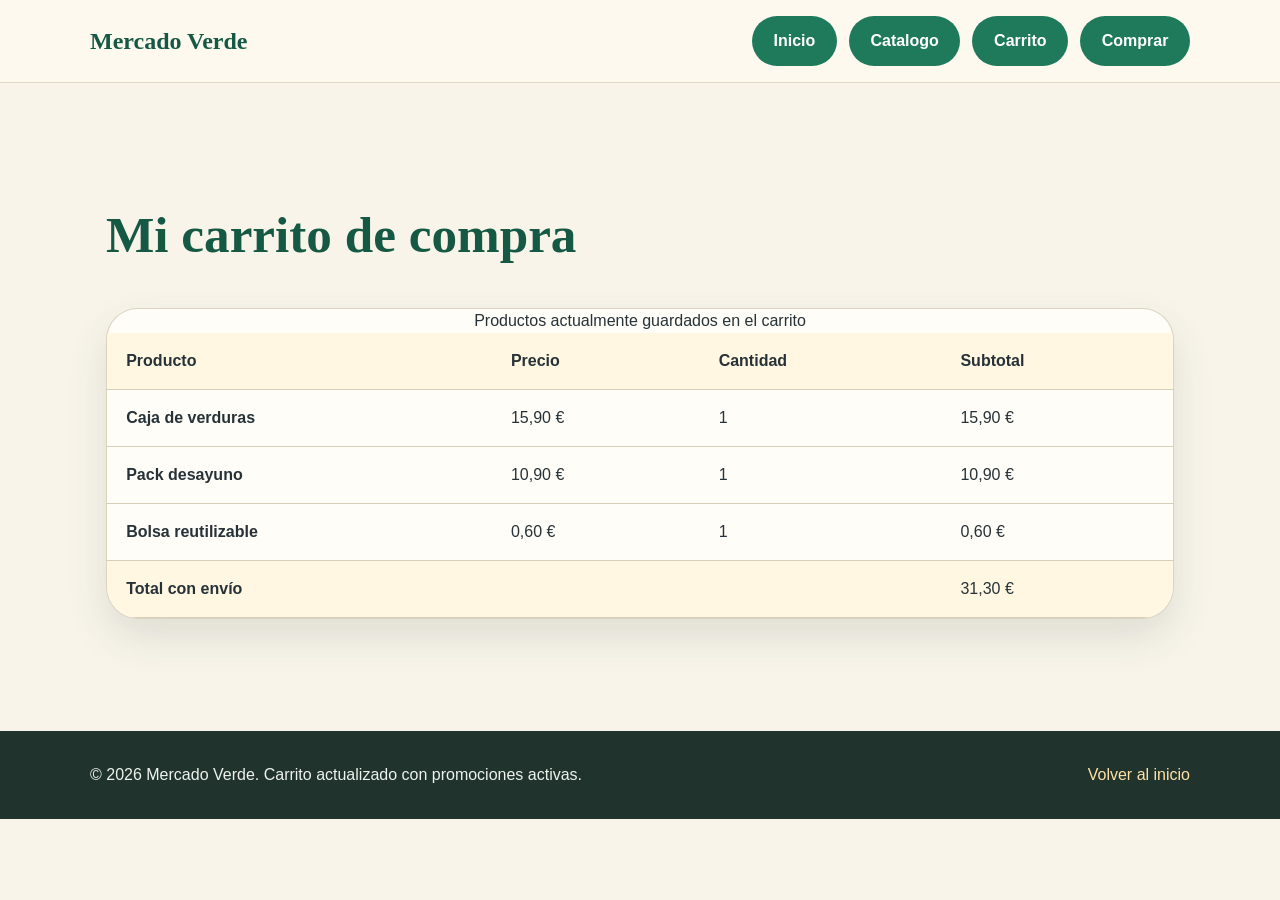
<file: docs/carrito.html>
<!DOCTYPE html>
<html lang="es">

<head>
    <meta charset="UTF-8">
    <meta name="viewport" content="width=device-width, initial-scale=1.0">
    <title>Mercado Verde | Carrito</title>
    <link rel="stylesheet" href="style.css">
</head>

<body>
    <header class="site-header">
        <div class="container header-inner">
            <a class="brand" href="index.html">Mercado Verde</a>
            <nav aria-label="Principal">
                <ul class="nav-list">
                    <li><a href="index.html">Inicio</a></li>
                    <li><a href="catalogo.html">Catalogo</a></li>
                    <li><a aria-current="page" href="carrito.html">Carrito</a></li>
                    <li><a href="compra.html">Comprar</a></li>
                </ul>
            </nav>
        </div>
    </header>

    <main class="section">
        <div class="container">
            <h1>Mi carrito de compra</h1>
            <section class="table-section">
                <div class="table-div">
                    <table>
                        <caption>Productos actualmente guardados en el carrito</caption>
                        <thead>
                            <tr>
                                <th scope="col">Producto</th>
                                <th scope="col">Precio</th>
                                <th scope="col">Cantidad</th>
                                <th scope="col">Subtotal</th>
                            </tr>
                        </thead>
                        <tbody>
                            <tr>
                                <th scope="row">Caja de verduras</th>
                                <td>15,90 €</td>
                                <td>1</td>
                                <td>15,90 €</td>
                            </tr>
                            <tr>
                                <th scope="row">Pack desayuno</th>
                                <td>10,90 €</td>
                                <td>1</td>
                                <td>10,90 €</td>
                            </tr>
                            <tr>
                                <th scope="row">Bolsa reutilizable</th>
                                <td>0,60 €</td>
                                <td>1</td>
                                <td>0,60 €</td>
                            </tr>
                        </tbody>
                        <tfoot>
                            <tr>
                                <th scope="row" colspan="3">Total con envío</th>
                                <td>31,30 €</td>
                            </tr>
                        </tfoot>
                    </table>
                </div>
            </section>
        </div>
    </main>
    <script src="script.js"></script>
</body>
<footer class="site-footer">
    <div class="container footer-inner">
        <p>&copy; 2026 Mercado Verde. Carrito actualizado con promociones activas.</p>
        <a href="index.html">Volver al inicio</a>
    </div>
</footer>

</html>
</file>
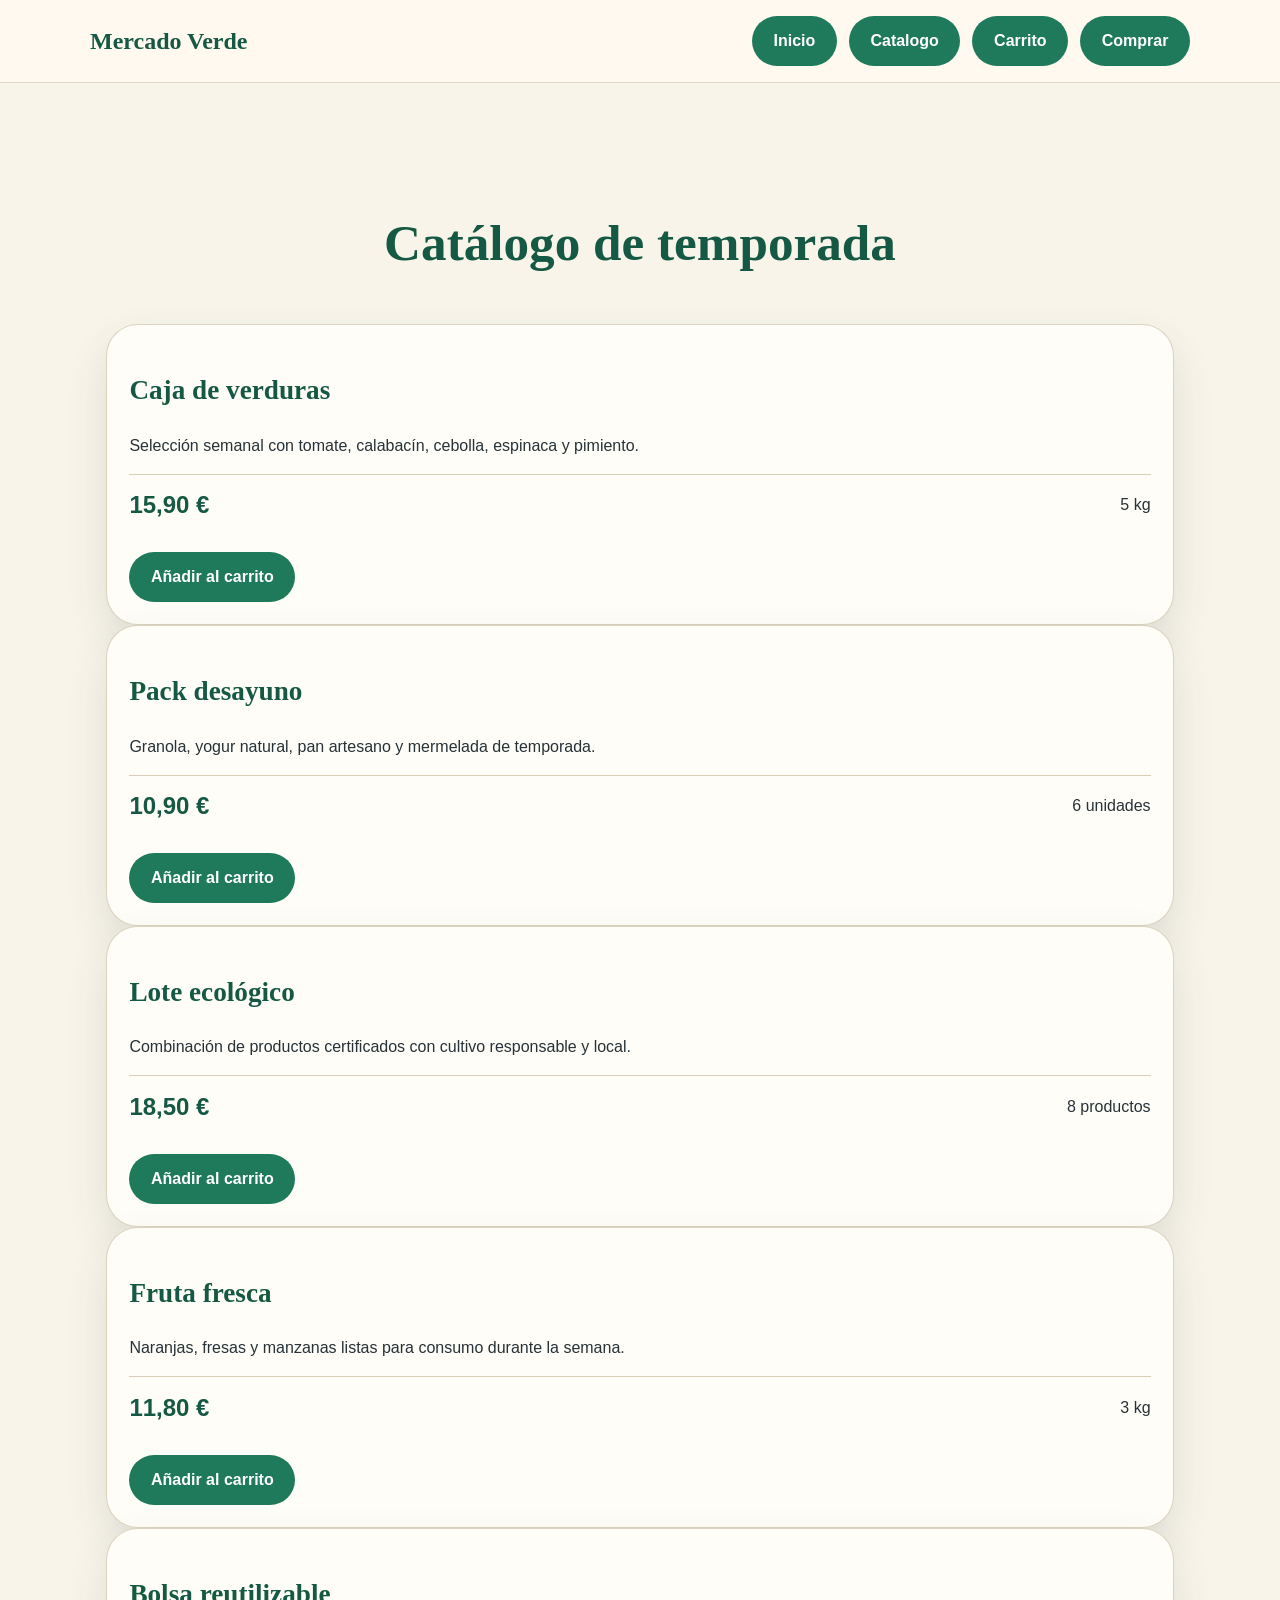
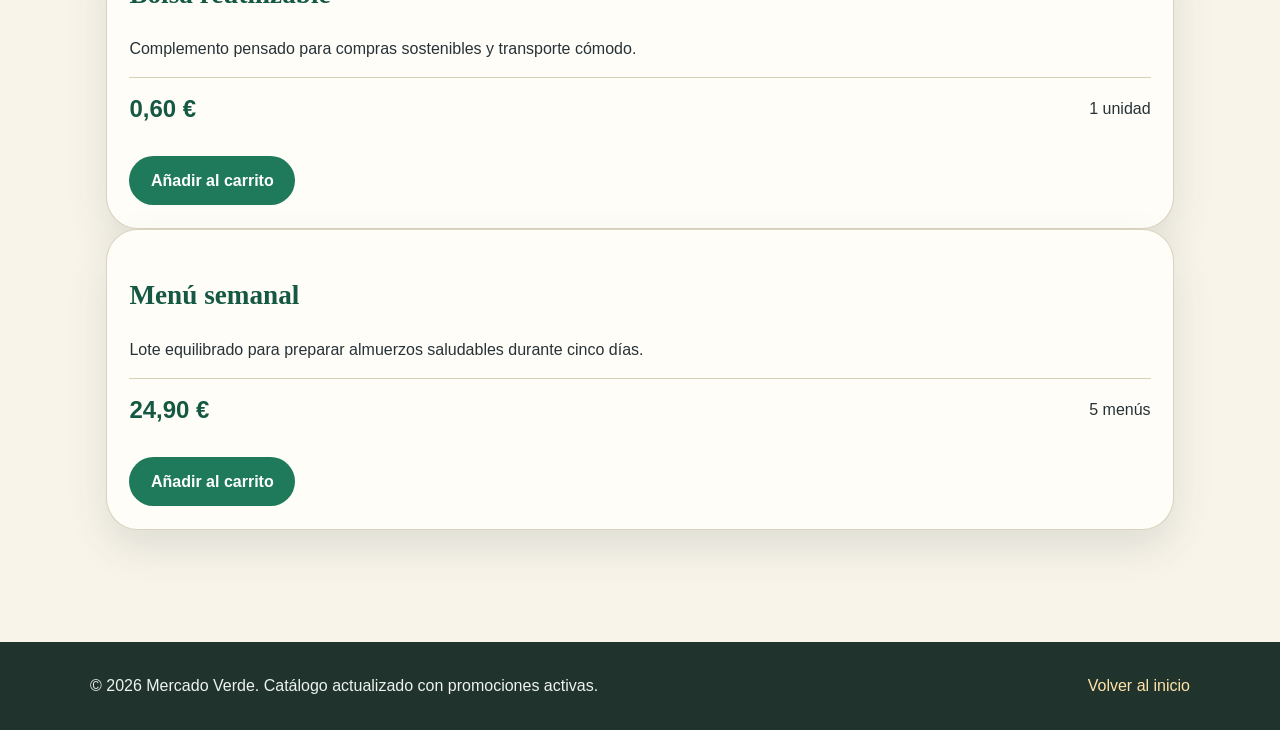
<file: docs/catalogo.html>
<!DOCTYPE html>
<html lang="es">

<head>
    <meta charset="UTF-8">
    <meta name="viewport" content="width=device-width, initial-scale=1.0">
    <title>Mercado Verde | Catalogo </title>
    <link rel="stylesheet" href="style.css">
</head>

<body>
    <header class="site-header">
        <div class="container header-inner">
            <a class="brand" href="index.html">Mercado Verde</a>
            <nav aria-label="Principal">
                <ul class="nav-list">
                    <li><a aria-current="page" href="index.html">Inicio</a></li>
                    <li><a href="catalogo.html">Catalogo</a></li>
                    <li><a href="carrito.html">Carrito</a></li>
                    <li><a href="compra.html">Comprar</a></li>
                </ul>
            </nav>
        </div>
    </header>
    <main class="section">
        <section>
            <div class="container">
                <h1 style="text-align: center;">Catálogo de temporada</h1>
                <section class="product-grid" aria-label="Listado de productos">
                    <article class="product-card">
                        <h2>Caja de verduras</h2>
                        <p>Selección semanal con tomate, calabacín, cebolla, espinaca y pimiento.</p>
                        <div class="price-div">
                            <span class="price">15,90 €</span>
                            <span>5 kg</span>
                        </div>
                        <a class="button" href="carrito.html">Añadir al carrito</a>
                    </article>

                    <article class="product-card">
                        <h2>Pack desayuno</h2>
                        <p>Granola, yogur natural, pan artesano y mermelada de temporada.</p>
                        <div class="price-div">
                            <span class="price">10,90 €</span>
                            <span>6 unidades</span>
                        </div>
                        <a class="button" href="carrito.html">Añadir al carrito</a>
                    </article>

                    <article class="product-card">
                        <h2>Lote ecológico</h2>
                        <p>Combinación de productos certificados con cultivo responsable y local.</p>
                        <div class="price-div">
                            <span class="price">18,50 €</span>
                            <span>8 productos</span>
                        </div>
                        <a class="button" href="carrito.html">Añadir al carrito</a>
                    </article>

                    <article class="product-card">
                        <h2>Fruta fresca</h2>
                        <p>Naranjas, fresas y manzanas listas para consumo durante la semana.</p>
                        <div class="price-div">
                            <span class="price">11,80 €</span>
                            <span>3 kg</span>
                        </div>
                        <a class="button" href="carrito.html">Añadir al carrito</a>
                    </article>

                    <article class="product-card">
                        <h2>Bolsa reutilizable</h2>
                        <p>Complemento pensado para compras sostenibles y transporte cómodo.</p>
                        <div class="price-div">
                            <span class="price">0,60 €</span>
                            <span>1 unidad</span>
                        </div>
                        <a class="button" href="carrito.html">Añadir al carrito</a>
                    </article>

                    <article class="product-card">
                        <h2>Menú semanal</h2>
                        <p>Lote equilibrado para preparar almuerzos saludables durante cinco días.</p>
                        <div class="price-div">
                            <span class="price">24,90 €</span>
                            <span>5 menús</span>
                        </div>
                        <a class="button" href="carrito.html">Añadir al carrito</a>
                    </article>
                </section>
            </div>
        </section>
    </main>
    <script src="script.js"></script>
</body>

<footer class="site-footer">
    <div class="container footer-inner">
        <p>&copy; 2026 Mercado Verde. Catálogo actualizado con promociones activas.</p>
        <a href="index.html">Volver al inicio</a>
    </div>  
</footer>
</html>
</file>
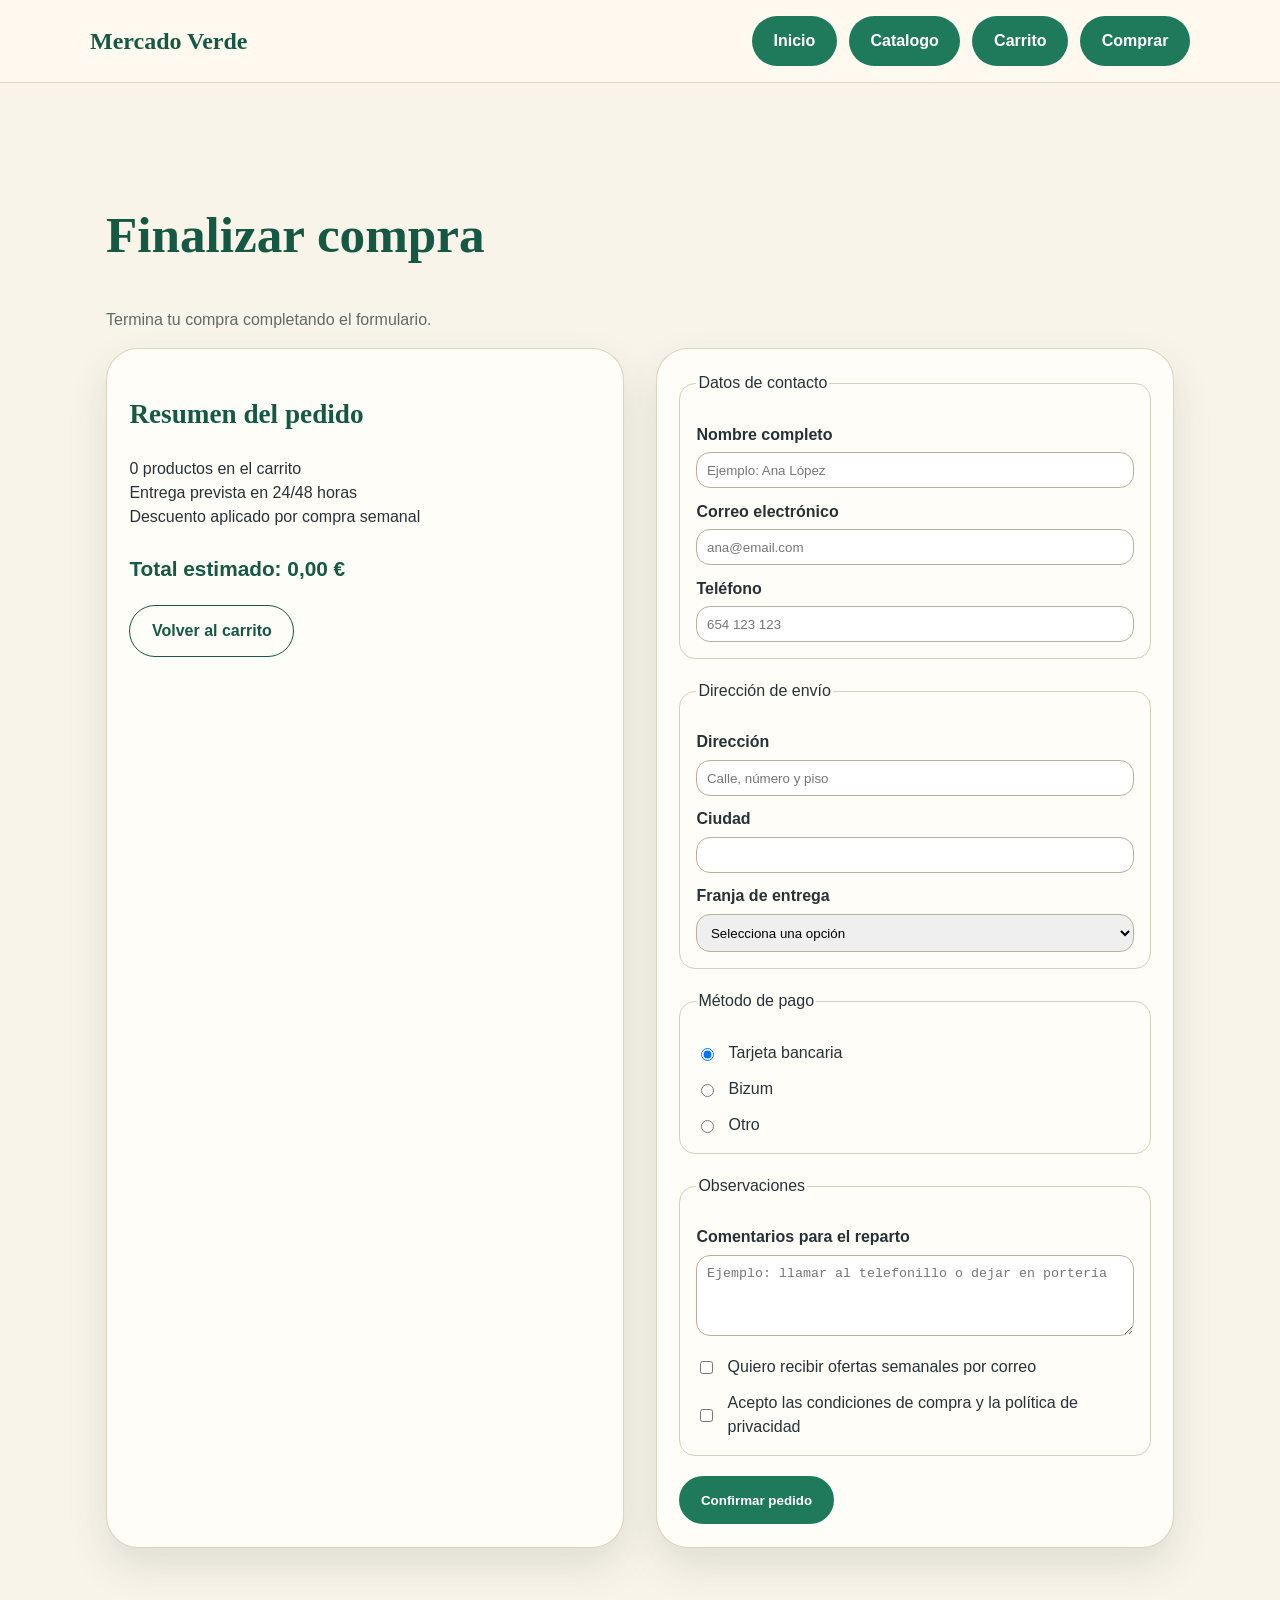
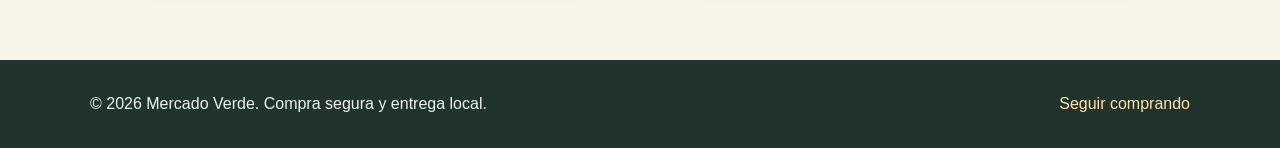
<file: docs/compra.html>
<!DOCTYPE html>
<html lang="es">

<head>
    <meta charset="UTF-8">
    <meta name="viewport" content="width=device-width, initial-scale=1.0">
    <title>Mercado Verde | Compra</title>
    <link rel="stylesheet" href="style.css">
</head>

<body>
    <header class="site-header">
        <div class="container header-inner">
            <a class="brand" href="index.html">Mercado Verde</a>
            <nav aria-label="Principal">
                <ul class="nav-list">
                    <li><a href="index.html">Inicio</a></li>
                    <li><a href="catalogo.html">Catalogo</a></li>
                    <li><a href="carrito.html">Carrito</a></li>
                    <li><a aria-current="page" href="compra.html">Comprar</a></li>
                </ul>
            </nav>
        </div>
    </header>

    <main class="section">
        <div class="container">
            <h1>Finalizar compra</h1>
            <p class="section-intro">Termina tu compra completando el formulario.</p>

            <div class="checkout-grid">
                <section class="summary-card">
                    <h2>Resumen del pedido</h2>
                    <ul class="summary-list">
                        <li><span id="resumen-cantidad">0</span> productos en el carrito</li>                        <li>Entrega prevista en 24/48 horas</li>
                        <li>Descuento aplicado por compra semanal</li>
                    </ul>
                    <p class="price-total">Total estimado: <strong id="resumen-total">0,00 €</strong></p>                    <a class="button button-secondary" href="carrito.html">Volver al carrito</a>
                </section>

                <form class="checkout-form" action="#" method="get">
                    <fieldset>
                        <legend>Datos de contacto</legend>

                        <label for="nombre">Nombre completo</label>
                        <input id="nombre" name="nombre" type="text" placeholder="Ejemplo: Ana López" required>

                        <label for="correo">Correo electrónico</label>
                        <input id="correo" name="correo" type="email" placeholder="ana@email.com" required>

                        <label for="telefono">Teléfono</label>
                        <input id="telefono" name="telefono" type="tel" placeholder="654 123 123" required>
                    </fieldset>

                    <fieldset>
                        <legend>Dirección de envío</legend>

                        <label for="direccion">Dirección</label>
                        <input id="direccion" name="direccion" type="text" placeholder="Calle, número y piso" required>

                        <label for="ciudad">Ciudad</label>
                        <input id="ciudad" name="ciudad" type="text" required>

                        <label for="franja">Franja de entrega</label>
                        <select id="franja" name="franja" required>
                            <option value="">Selecciona una opción</option>
                            <option>Mañana</option>
                            <option>Tarde</option>
                            <option>Noche</option>
                        </select>
                    </fieldset>

                    <fieldset>
                        <legend>Método de pago</legend>

                        <div class="option-row">
                            <input id="tarjeta" name="pago" type="radio" value="tarjeta" checked>
                            <label for="tarjeta">Tarjeta bancaria</label>
                        </div>
                        <div class="option-row">
                            <input id="bizum" name="pago" type="radio" value="bizum">
                            <label for="bizum">Bizum</label>
                        </div>
                        <div class="option-row">
                            <input id="reembolso" name="pago" type="radio" value="reembolso">
                            <label for="reembolso">Otro</label>
                        </div>
                    </fieldset>

                    <fieldset>
                        <legend>Observaciones</legend>

                        <label for="comentarios">Comentarios para el reparto</label>
                        <textarea id="comentarios" name="comentarios" rows="4"
                            placeholder="Ejemplo: llamar al telefonillo o dejar en portería"></textarea>

                        <div class="option-row">
                            <input id="newsletter" name="newsletter" type="checkbox">
                            <label for="newsletter">Quiero recibir ofertas semanales por correo</label>
                        </div>
                        <div class="option-row">
                            <input id="condiciones" name="condiciones" type="checkbox" required>
                            <label for="condiciones">Acepto las condiciones de compra y la política de
                                privacidad</label>
                        </div>
                    </fieldset>

                    <button class="button" type="submit">Confirmar pedido</button>
                </form>
            </div>
        </div>
    </main>
    <script src="script.js"></script>
</body>

<footer class="site-footer">
    <div class="container footer-inner">
        <p>&copy; 2026 Mercado Verde. Compra segura y entrega local.</p>
        <a href="catalogo.html">Seguir comprando</a>
    </div>
</footer>

</html>
</file>
<file: docs/style.css>
:root {
  --base: 1rem;
  --radius: 2rem;
  --bg: #f8f4ea;
  --white: #fffdf7;
  --text: #263238;
  --primary: #1f7a5c;
  --primary-dark: #155843;
  --border: #d8cfba;
  --shadow: 0 1.125rem 2.5rem rgba(44, 62, 52, 0.12);
}

* { box-sizing: border-box; }

body {
  margin: 0;
  font-family: "Trebuchet MS", sans-serif;
  color: var(--text);
  background: var(--bg);
  line-height: 1.5;
}

img, video {
  display: block;
  max-width: 100%;
  border-radius: 5%;
}

a { color: inherit; text-decoration: none; }
a:hover { text-decoration: underline; }

.container {
  max-width: 68.75rem;
  margin: 0 auto;
  padding: 1rem;
}

h1, h2, h3 {
  font-family: Georgia, serif;
  color: var(--primary-dark);
}

h1 { font-size: clamp(2.3rem, 4vw, 4.3rem); }
h2 { font-size: clamp(1.7rem, 2vw, 2.4rem); }
h3 { font-size: 1.3rem; }

.section-intro { max-width: 65ch; color: #5f6b65; }

/* Header */
.site-header {
  position: sticky;
  top: 0;
  background: rgba(255, 250, 240, 0.9);
  border-bottom: 0.0625rem solid rgba(216, 207, 186, 0.8);
}

.header-inner, .footer-inner {
  display: flex;
  justify-content: space-between;
  align-items: center;
  gap: 1rem;
  padding: 1rem 0;
}

.brand {
  font-family: Georgia, serif;
  font-size: 1.5rem;
  font-weight: 700;
  color: var(--primary-dark);
}

.nav-list {
  display: flex;
  gap: 0.75rem;
  list-style: none;
  margin: 0;
  padding: 0;
}

.nav-list a {
  padding: 0.65rem 1rem;
  border-radius: 62.4375rem;
  background: transparent;
  transition: 0.2s ease;
}

.nav-list a:hover,
.nav-list a[aria-current="page"] {
  background: var(--primary);
  color: #fff;
}

/* Grid */
.section { padding: 4rem 0; }
.section-grid, .checkout-grid {
  display: grid;
  gap: 2rem;
}

.section-grid { grid-template-columns: 1.15fr 0.85fr; align-items: center; }
.checkout-grid { grid-template-columns: repeat(2, 1fr); }
.product-grid { grid-template-columns: repeat(3, 1fr); gap: 1.2rem; }

.media-card{
    display: flex;
    flex-direction: column;
    gap: 1rem;
}

/* Botones */
.button, .nav-list a {
  display: inline-flex;
  align-items: center;
  justify-content: center;
  min-height: 3rem;
  padding: 0.8rem 1.35rem;
  border-radius: 62.4375rem;
  border: none;
  background: var(--primary);
  color: #fff;
  font-weight: 700;
  cursor: pointer;
  transition: 0.2s ease;
}

.button:hover { background: var(--primary-dark); }

.button-secondary {
  background: transparent;
  color: var(--primary-dark);
  border: 0.0625rem solid var(--primary-dark);
}

.button-secondary:hover { color: #fff; }

/* Tarjetas */
.media-card, .summary-card, .product-card, .checkout-form {
  background: var(--white);
  border: 0.0625rem solid rgba(216, 207, 186, 0.9);
  border-radius: var(--radius);
  box-shadow: var(--shadow);
  padding: 1.4rem;
}

.price { font-size: 1.5rem; font-weight: 700; color: var(--primary-dark); }

.price-div, .price-line {
  display: flex;
  justify-content: space-between;
  align-items: center;
  gap: 1rem;
  margin: 1rem 0;
  padding: 0.8rem 0;
  border-top: 0.0625rem solid var(--border);
}

.price-total {
  font-size: 1.3rem;
  font-weight: 700;
  color: var(--primary-dark);
  margin-top: 1.5rem;
}

.summary-list {
  list-style: none;
  padding: 0;
  margin: 0 0 1.5rem;
}

/* Tablas */
table {
  width: 100%;
  border-collapse: collapse;
}

.table-div {
  overflow-x: auto;
  background: var(--white);
  border: 0.0625rem solid rgba(216, 207, 186, 0.9);
  border-radius: var(--radius);
  box-shadow: var(--shadow);
}

th, td {
  padding: 1rem 1.2rem;
  text-align: left;
  border-bottom: 0.0625rem solid var(--border);
}

thead th, tfoot th, tfoot td { background: rgba(255, 246, 218, 0.75); }

/* Formulario */
fieldset {
  margin: 0 0 1.25rem;
  padding: 1rem;
  border: 0.0625rem solid var(--border);
  border-radius: 1rem;
}

label {
  display: block;
  margin: 0.7rem 0 0.35rem;
  font-weight: 700;
}

input, select, textarea {
  width: 100%;
  padding: 0.6rem;
  border: 0.0625rem solid #b8b09d;
  border-radius: 0.875rem;
}

input:focus, select:focus, textarea:focus {
  outline: 0.1875rem solid rgba(31, 122, 92, 0.18);
  border-color: var(--primary);
}

.option-row {
  display: flex;
  align-items: center;
  gap: 0.7rem;
  margin-top: 0.75rem;
}

.option-row input { width: auto; }
.option-row label { margin: 0; font-weight: 400; }

/* Acciones */
.actions {
  display: flex;
  gap: 0.8rem;
  margin-top: 1.5rem;
}

/* Video */
.video-principal {
  border: 0.0625rem solid rgba(216, 207, 186, 0.9);
  border-radius: var(--radius);
  box-shadow: var(--shadow);
  overflow: hidden;
}

/* Tablas (sección) */
.table-section {
  display: grid;
}

/* Footer */
.site-footer {
  margin-top: 2rem;
  background: #20332c;
  color: #eef3ef;
}

.site-footer a { color: #ffe2a8; }

/* Responsive */
@media (max-width: 56.25rem) {
  .section-grid, .checkout-grid, .product-grid {
    grid-template-columns: 1fr;
  }
  .header-inner, .footer-inner {
    flex-direction: column;
    align-items: flex-start;
  }
}

@media (max-width: 40rem) {
  .section { padding: 3rem 0; }
  h1 { font-size: 2.2rem; }
  .nav-list { gap: 0.5rem; }
  .nav-list a, .button {
    width: 100%;
  }
}
</file>
